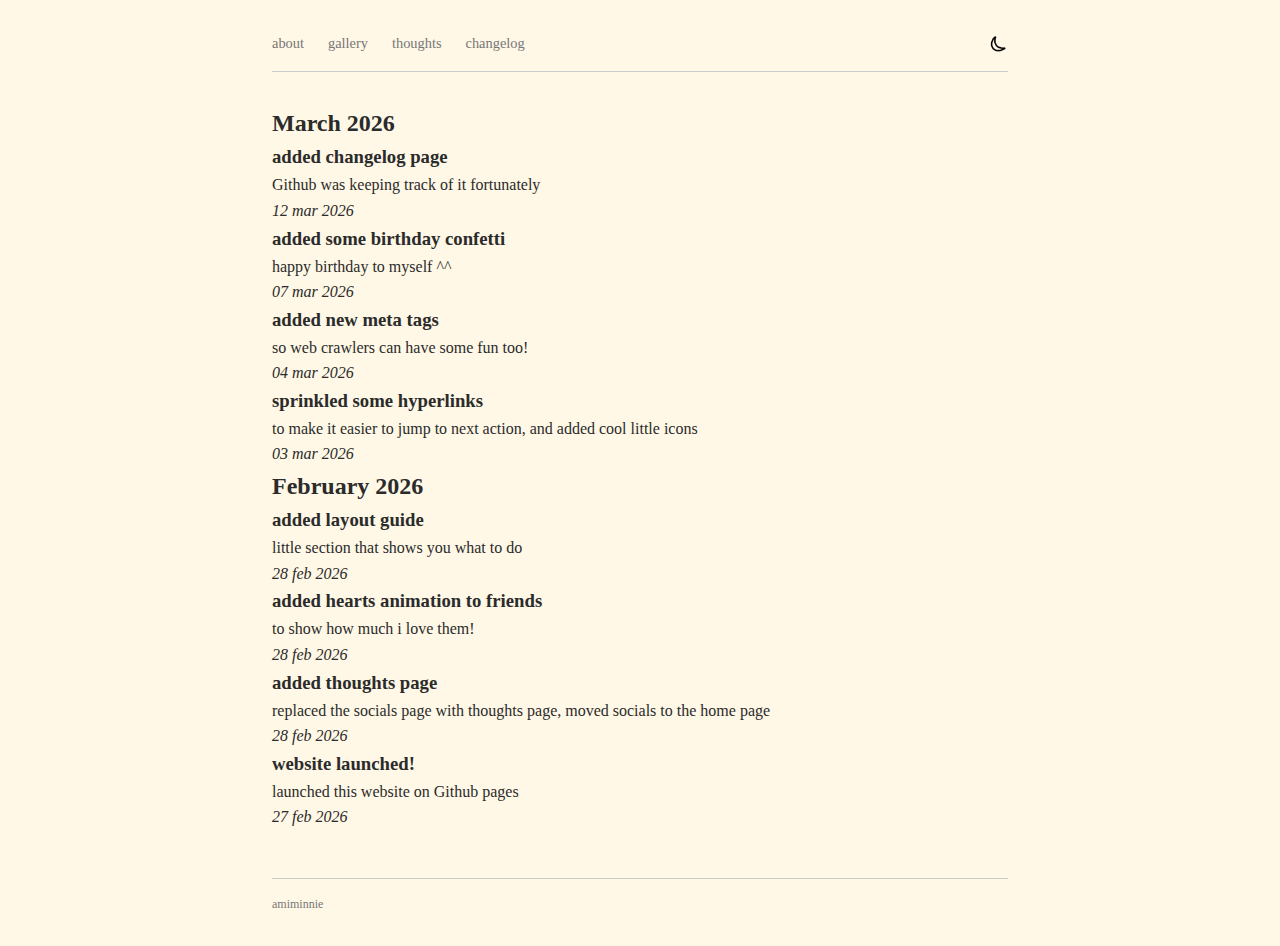
<file: changelog.html>
<!doctype html>
<html lang="en">
  <head>
    <meta charset="UTF-8" />
    <title>amiminnie - changelog</title>
    <meta name="viewport" content="width=device-width, initial-scale=1.0" />
    <meta name="color-scheme" content="light dark" />
    <meta name="theme-color" content="#111111" />
    <link id="theme-style" rel="stylesheet" href="light.css" />
    <link id="style" rel="stylesheet" href="style.css" />
    <link rel="icon" href="images/favicon.ico" />
  </head>

  <body>
    <div class="container">
      <header>
        <nav>
          <a href="index.html">about</a>
          <a href="gallery.html">gallery</a>
          <a href="thoughts.html">thoughts</a>
          <a href="" class="active-temp">changelog</a>

          <button id="theme-toggle" class="theme-btn" title="Dark mode extensions may interfere with this!">
            <img id="theme-icon" src="images/moon-icon.png" alt="Toggle theme" />
          </button>
        </nav>
      </header>

      <main>
        <section class="changelog">
          <div class="timeline">
            
            <div class="timeline-item" style="margin:0;">
              <div class="timeline-content">
                <h2>March 2026</h2>
              </div>
            </div>
            
            <div class="timeline-item">
              <div class="timeline-dot"></div>
              <div class="timeline-content">
                <h3>added changelog page</h3>
                <p>Github was keeping track of it fortunately</p>
                <span class="date"><i>12 mar 2026</i></span>
              </div>
            </div>
            
            <div class="timeline-item">
              <div class="timeline-dot"></div>
              <div class="timeline-content">
                <h3>added some birthday confetti</h3>
                <p>happy birthday to myself ^^</p>
                <span class="date"><i>07 mar 2026</i></span>
              </div>
            </div>
            
            <div class="timeline-item">
              <div class="timeline-dot"></div>
              <div class="timeline-content">
                <h3>added new meta tags</h3>
                <p>so web crawlers can have some fun too!</p>
                <span class="date"><i>04 mar 2026</i></span>
              </div>
            </div>
            
            <div class="timeline-item">
              <div class="timeline-dot"></div>
              <div class="timeline-content">
                <h3>sprinkled some hyperlinks</h3>
                <p>to make it easier to jump to next action, and added cool little icons</p>
                <span class="date"><i>03 mar 2026</i></span>
              </div>
            </div>
            
            <div class="timeline-item" style="margin:0;">
              <div class="timeline-content">
                <h2>February 2026</h2>
              </div>
            </div>
            
            <div class="timeline-item">
              <div class="timeline-dot"></div>
              <div class="timeline-content">
                <h3>added layout guide</h3>
                <p>little section that shows you what to do</p>
                <span class="date"><i>28 feb 2026</i></span>
              </div>
            </div>
            
            <div class="timeline-item">
              <div class="timeline-dot"></div>
              <div class="timeline-content">
                <h3>added hearts animation to friends</h3>
                <p>to show how much i love them!</p>
                <span class="date"><i>28 feb 2026</i></span>
              </div>
            </div>

            <div class="timeline-item">
              <div class="timeline-dot"></div>
              <div class="timeline-content">
                <h3>added thoughts page</h3>
                <p>replaced the socials page with thoughts page, moved socials to the home page</p>
                <span class="date"><i>28 feb 2026</i></span>
              </div>
            </div>

            <div class="timeline-item">
              <div class="timeline-dot"></div>
              <div class="timeline-content">
                <h3>website launched!</h3>
                <p>launched this website on Github pages</p>
                <span class="date"><i>27 feb 2026</i></span>
              </div>
            </div>
          </div>
        </section>
      </main>

      <footer>
        <p>amiminnie</p>
      </footer>
    </div>

    <!-- Theme Script (unchanged) -->
    <script>
      const themeLink = document.getElementById("theme-style");
      const toggleBtn = document.getElementById("theme-toggle");
      const themeIcon = document.getElementById("theme-icon");

      const savedTheme = localStorage.getItem("theme");
      const systemPrefersDark = window.matchMedia("(prefers-color-scheme: dark)").matches;

      function setTheme(mode) {
        if (mode === "dark") {
          themeLink.href = "dark.css";
          document.documentElement.style.colorScheme = "dark";
          themeIcon.src = "images/sun-icon.png";
          themeIcon.alt = "Switch to light mode";
          localStorage.setItem("theme", "dark");
        } else {
          themeLink.href = "light.css";
          document.documentElement.style.colorScheme = "light";
          themeIcon.src = "images/moon-icon.png";
          themeIcon.alt = "Switch to dark mode";
          localStorage.setItem("theme", "light");
        }
      }

      if (savedTheme) {
        setTheme(savedTheme);
      } else if (systemPrefersDark) {
        setTheme("dark");
      } else {
        setTheme("light");
      }

      toggleBtn.addEventListener("click", () => {
        themeIcon.style.transform = "scale(0)";
        setTimeout(() => {
          const current = localStorage.getItem("theme");
          setTheme(current === "dark" ? "light" : "dark");
          void themeIcon.offsetWidth;
          themeIcon.style.transform = "scale(1)";
        }, 120);
      });
    </script>
  </body>
</html>
</file>
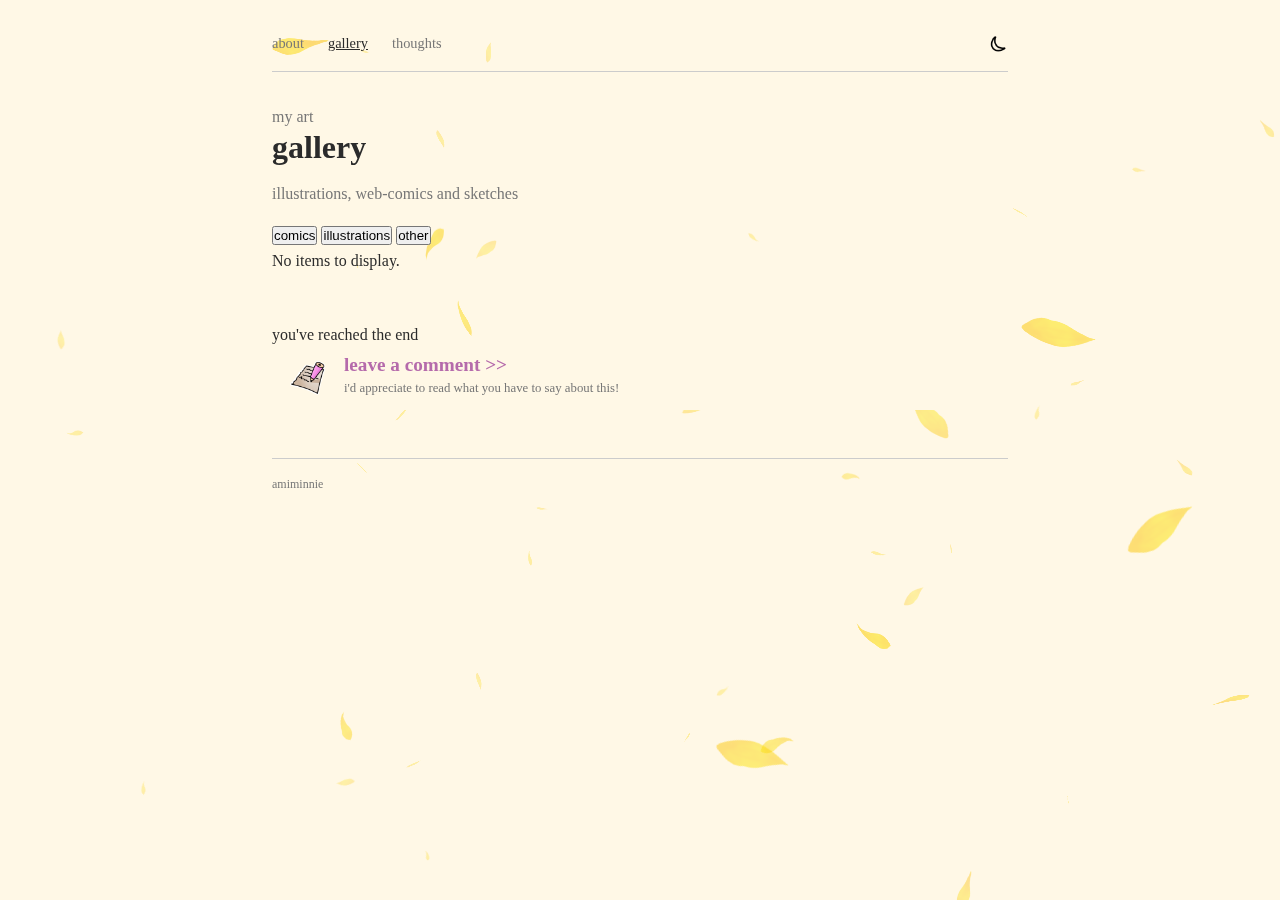
<file: gallery.html>
<!doctype html>
<html lang="en">
    <head>
        <meta charset="UTF-8" />
        <title>amiminnie - gallery</title>
        <meta name="viewport" content="width=device-width, initial-scale=1.0" />
        <meta name="color-scheme" content="light dark" />
        <meta name="theme-color" content="#111111" />
        <link id="theme-style" rel="stylesheet" href="light.css" />
        <link rel="stylesheet" href="style.css" />
        <link rel="icon" href="images/favicon.ico" />

        <script src="common.js" type="module"></script>
        
    <link rel="preconnect" href="https://fonts.googleapis.com" />
    <link rel="preconnect" href="https://fonts.gstatic.com" crossorigin />
    <link
      href="https://fonts.googleapis.com/css2?family=Overlock:ital,wght@0,400;0,700;0,900;1,400;1,700;1,900&display=swap"
      rel="stylesheet" />
    </head>

    <body>
        <div class="container">
            <header>
                <nav>
                    <a href="index.html">about</a>
                    <a href="" class="active">gallery</a>
                    <a href="thoughts.html">thoughts</a>
                    <button id="theme-toggle" class="theme-btn" title="Dark mode extensions may interfere!">
                        <img id="theme-icon" src="images/moon-icon.png" alt="Toggle theme" />
                    </button>
                </nav>
            </header>

            <main>
                <section class="intro">
                    <p class="prefix">my art</p>
                    <h1>gallery</h1>
                    <p class="subtitle">illustrations, web-comics and sketches</p>
                </section>

                <section class="gallery">
                    <div class="tabs">
                        <button class="tab-btn active" data-tab="comics">comics</button>
                        <button class="tab-btn" data-tab="illustrations">illustrations</button>
                        <button class="tab-btn" data-tab="sketches">other</button>
                    </div>
                    <div id="gallery-container" class="gallery-masonry">
                        <p>Loading gallery...</p>
                    </div>
                </section>
            </main>

            <section class="social-list" style="border: none">
                <p>you've reached the end</p>
                <a class="social-item" href="index.html#guestbook">
                    <img src="images/comment.png" alt="gallery" />
                    <div class="social-text">
                        <h2>leave a comment &gt;&gt;</h2>
                        <p>i'd appreciate to read what you have to say about this!</p>
                    </div>
                </a>
            </section>

            <footer>
                <p>amiminnie</p>
            </footer>
        </div>

        <!-- Theme toggle script -->
        <script>
            const themeLink = document.getElementById("theme-style");
            const toggleBtn = document.getElementById("theme-toggle");
            const themeIcon = document.getElementById("theme-icon");

            const savedTheme = localStorage.getItem("theme");
            const systemPrefersDark = window.matchMedia("(prefers-color-scheme: dark)").matches;

            function setTheme(mode) {
                if (mode === "dark") {
                    themeLink.href = "dark.css";
                    document.documentElement.style.colorScheme = "dark";
                    themeIcon.src = "images/sun-icon.png";
                    themeIcon.alt = "Switch to light mode";
                    localStorage.setItem("theme", "dark");
                } else {
                    themeLink.href = "light.css";
                    document.documentElement.style.colorScheme = "light";
                    themeIcon.src = "images/moon-icon.png";
                    themeIcon.alt = "Switch to dark mode";
                    localStorage.setItem("theme", "light");
                }
            }

            if (savedTheme) {
                setTheme(savedTheme);
            } else if (systemPrefersDark) {
                setTheme("dark");
            } else {
                setTheme("light");
            }

            toggleBtn.addEventListener("click", () => {
                themeIcon.style.transform = "scale(0)";
                setTimeout(() => {
                    const current = localStorage.getItem("theme");
                    setTheme(current === "dark" ? "light" : "dark");
                    void themeIcon.offsetWidth;
                    themeIcon.style.transform = "scale(1)";
                }, 120);
            });
        </script>

        <!-- Gallery loading and tabs -->
        <script>
            async function loadGallery() {
                const container = document.getElementById("gallery-container");
                const tabs = document.querySelectorAll(".tab-btn");
                let items = [];

                try {
                    const res = await fetch("gallery.json");
                    if (!res.ok) throw new Error("Gallery JSON not found!");
                    items = await res.json();
                } catch (err) {
                    container.innerHTML = `<p>Could not load gallery: ${err.message}</p>`;
                    console.error(err);
                    return;
                }

                function renderGallery(type) {
                    container.innerHTML = "";
                    const filtered = items.filter((item) => item.type === type);
                    if (!filtered.length) {
                        container.innerHTML = "<p>No items to display.</p>";
                        return;
                    }

                    filtered.forEach((item) => {
                        const div = document.createElement("div");
                        div.className = "gallery-item";

                        div.innerHTML = `
                        <a class="gallery-link" href="${item.file}" target="_blank" rel="noopener noreferrer">
                            <img class="gallery-image" src="images/loading.png" alt="${item.name}" loading="lazy">
                        </a>
                        <h3 class="gallery-title">${item.name}</h3>
                        <p class="gallery-description">${item.description}</p>
                        <p class="gallery-date"><em>${item.date}</em></p>
    `;

                        const img = div.querySelector(".gallery-image");
                        const realImg = new Image();
                        realImg.src = item.file;
                        realImg.onload = () => {
                            img.src = realImg.src; // replace GIF with real image
                        };

                        container.appendChild(div);
                    });
                }

                tabs.forEach((btn) => {
                    btn.addEventListener("click", () => {
                        tabs.forEach((b) => b.classList.remove("active"));
                        btn.classList.add("active");
                        renderGallery(btn.dataset.tab);
                    });
                });

                // Initial render
                renderGallery("comics");
            }

            loadGallery();
        </script>
    </body>
</html>
</file>
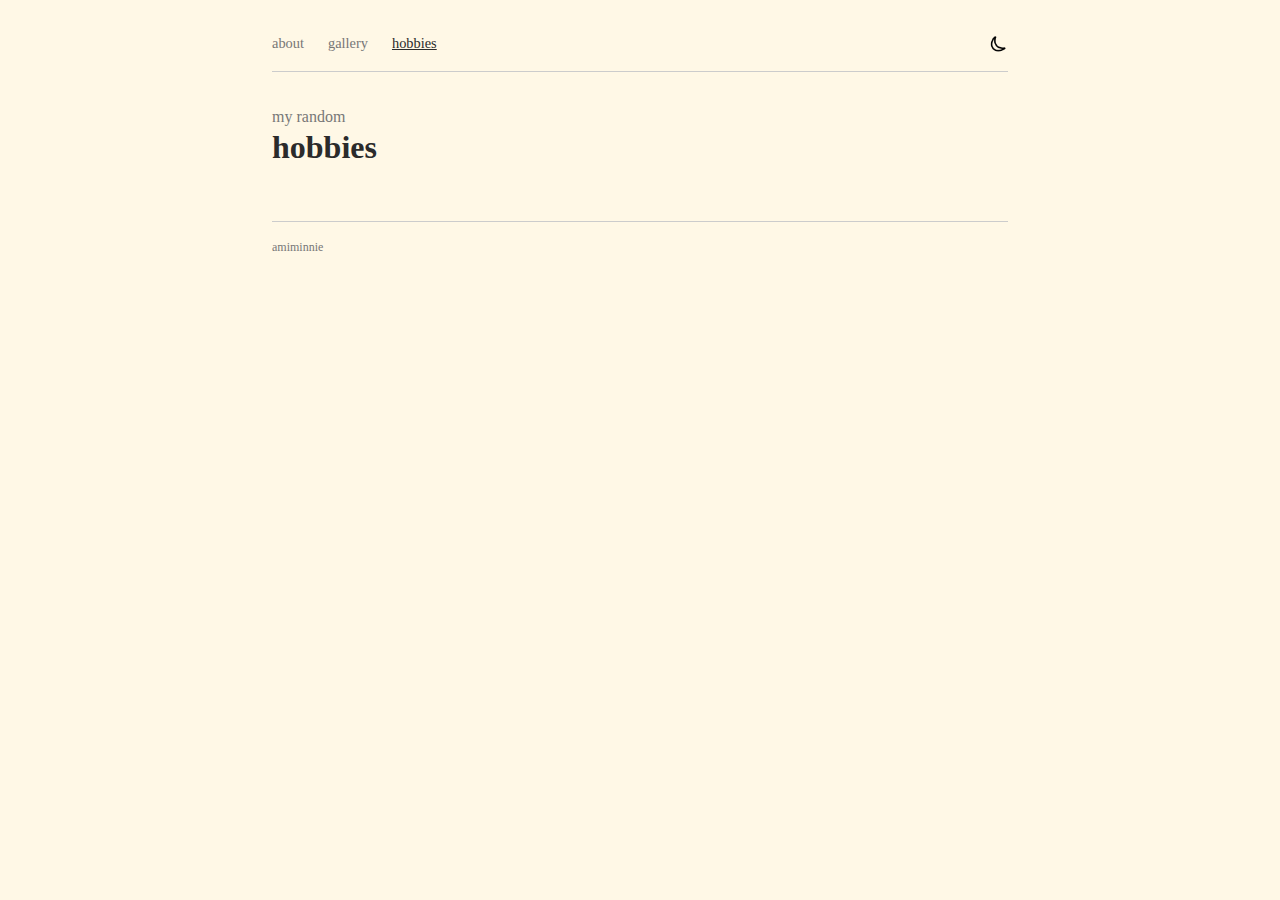
<file: hobbies.html>
<!doctype html>
<html lang="en">
  <head>
    <meta charset="UTF-8" />
    <title>amiminnie</title>
    <meta name="viewport" content="width=device-width, initial-scale=1.0" />
    <meta name="color-scheme" content="light dark" />
    <meta name="theme-color" content="#111111" />
    <link id="theme-style" rel="stylesheet" href="light.css" />
    <link id="style" rel="stylesheet" href="style.css" />
    <link rel="icon" href="assets/favicon.ico" />
  </head>

  <body>
    <div class="container">
      <header>
        <nav>
          <a href="index.html">about</a>
          <a href="gallery.html">gallery</a>
          <a href="" class="active">hobbies</a>
          <button id="theme-toggle" class="theme-btn" title="Dark mode extensions may interfere with this!">
            <img id="theme-icon" src="images/moon-icon.png" alt="Toggle theme" />
          </button>
        </nav>
      </header>

      <main>
        <section class="intro">
          <p class="prefix">my random</p>
          <h1>hobbies</h1>
        </section>
      </main>

      <footer>
        <p>amiminnie</p>
      </footer>
    </div>
<script>
    const themeLink = document.getElementById("theme-style");
    const toggleBtn = document.getElementById("theme-toggle");
    const themeIcon = document.getElementById("theme-icon");

    const savedTheme = localStorage.getItem("theme");
    const systemPrefersDark = window.matchMedia("(prefers-color-scheme: dark)").matches;

    function setTheme(mode) {
        if (mode === "dark") {
            themeLink.href = "dark.css";
            document.documentElement.style.colorScheme = "dark";
            themeIcon.src = "images/sun-icon.png";
            themeIcon.alt = "Switch to light mode";
            localStorage.setItem("theme", "dark");
        } else {
            themeLink.href = "light.css";
            document.documentElement.style.colorScheme = "light";
            themeIcon.src = "images/moon-icon.png";
            themeIcon.alt = "Switch to dark mode";
            localStorage.setItem("theme", "light");
        }
    }

    // Initial load
    if (savedTheme) {
        setTheme(savedTheme);
    } else if (systemPrefersDark) {
        setTheme("dark");
    } else {
        setTheme("light");
    }

    // Toggle click with pop animation
    toggleBtn.addEventListener("click", () => {
        themeIcon.style.transform = "scale(0)";
        setTimeout(() => {
            const current = localStorage.getItem("theme");
            setTheme(current === "dark" ? "light" : "dark");
            void themeIcon.offsetWidth; // force reflow
            themeIcon.style.transform = "scale(1)";
        }, 120);
    });
</script>      

  </body>
</html>
</file>
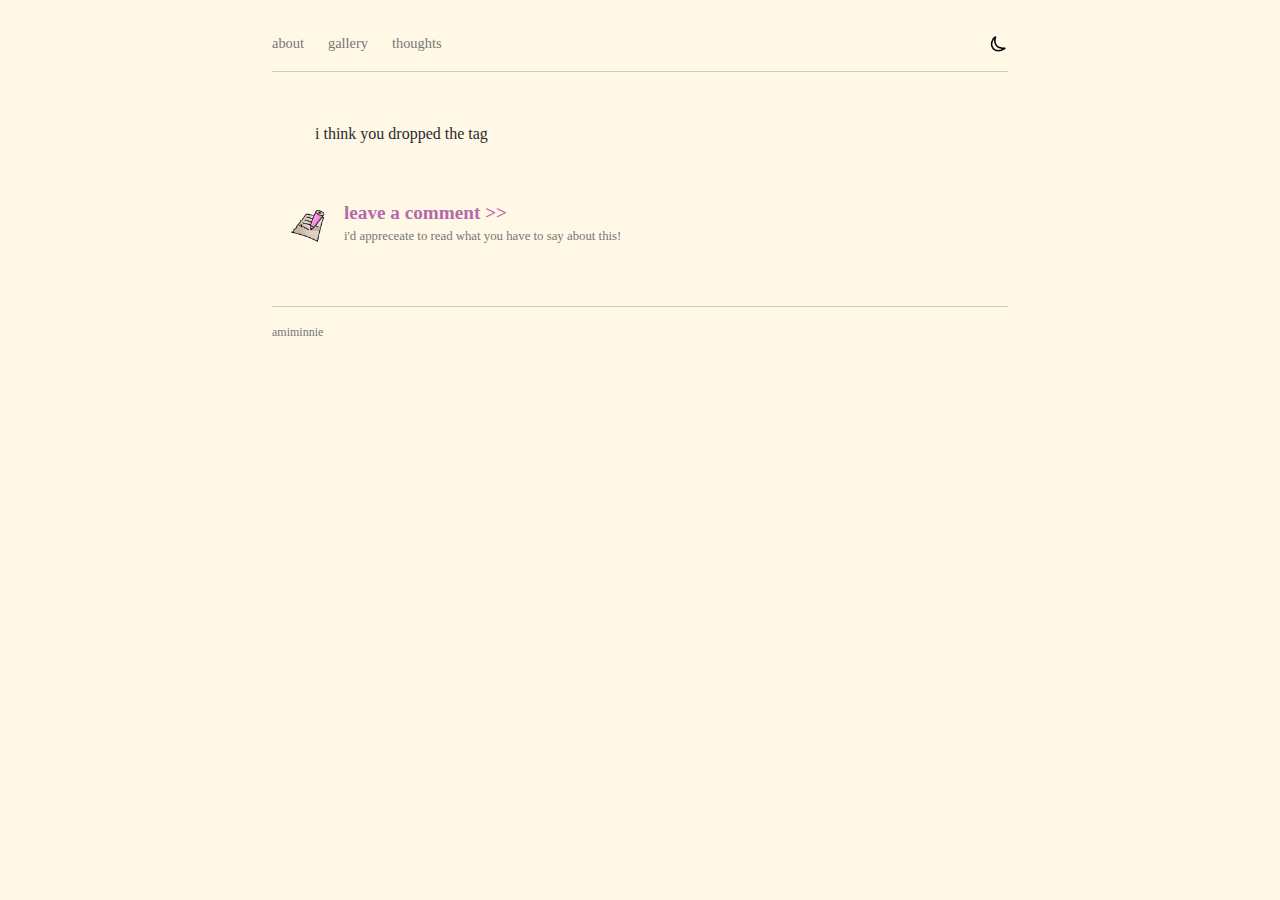
<file: read.html>
<!doctype html>
<html lang="en">
  <head>
    <meta charset="UTF-8" />
    <title>amiminnie - thoughts</title>
    <meta name="viewport" content="width=device-width, initial-scale=1.0" />
    <meta name="color-scheme" content="light dark" />
    <meta name="theme-color" content="#111111" />
    <link id="theme-style" rel="stylesheet" href="light.css" />
    <link id="style" rel="stylesheet" href="style.css" />
    <link rel="icon" href="images/favicon.ico" />
  </head>

  <body>
    <div class="container">
      <header>
        <nav>
          <a href="index.html">about</a>
          <a href="gallery.html">gallery</a>
          <a href="thoughts.html">thoughts</a>
          <button id="theme-toggle" class="theme-btn" title="Dark mode extensions may interfere with this!">
            <img id="theme-icon" src="images/moon-icon.png" alt="Toggle theme" />
          </button>
        </nav>
      </header>

      <main>
        <article id="thought-content" class="thought-content">
          <p>Loading thought...</p>
        </article>
      </main>

      <section class="social-list" style="border: none">
        <a class="social-item" href="index.html#guestbook">
          <img src="images/comment.png" alt="gallery" />
          <div class="social-text">
            <h2>leave a comment &gt;&gt;</h2>
            <p>i'd appreceate to read what you have to say about this!</p>
          </div>
        </a>
      </section>

      <footer>
        <p>amiminnie</p>
      </footer>
    </div>

    <!-- Theme Script (unchanged) -->
    <script>
      const themeLink = document.getElementById("theme-style");
      const toggleBtn = document.getElementById("theme-toggle");
      const themeIcon = document.getElementById("theme-icon");

      const savedTheme = localStorage.getItem("theme");
      const systemPrefersDark = window.matchMedia("(prefers-color-scheme: dark)").matches;

      function setTheme(mode) {
        if (mode === "dark") {
          themeLink.href = "dark.css";
          document.documentElement.style.colorScheme = "dark";
          themeIcon.src = "images/sun-icon.png";
          themeIcon.alt = "Switch to light mode";
          localStorage.setItem("theme", "dark");
        } else {
          themeLink.href = "light.css";
          document.documentElement.style.colorScheme = "light";
          themeIcon.src = "images/moon-icon.png";
          themeIcon.alt = "Switch to dark mode";
          localStorage.setItem("theme", "light");
        }
      }

      if (savedTheme) {
        setTheme(savedTheme);
      } else if (systemPrefersDark) {
        setTheme("dark");
      } else {
        setTheme("light");
      }

      toggleBtn.addEventListener("click", () => {
        themeIcon.style.transform = "scale(0)";
        setTimeout(() => {
          const current = localStorage.getItem("theme");
          setTheme(current === "dark" ? "light" : "dark");
          void themeIcon.offsetWidth;
          themeIcon.style.transform = "scale(1)";
        }, 120);
      });
    </script>

    <script>
      async function loadThought() {
        const container = document.getElementById("thought-content");
        const tag = window.location.hash.substring(1);

        if (!tag) {
          container.innerHTML = "<p>i think you dropped the tag</p>";
          return;
        }

        try {
          const res = await fetch("thoughts.json");
          if (!res.ok) throw new Error("where is it?");

          const items = await res.json();
          const thought = items.find((item) => item.tag === tag);

          if (!thought) {
            container.innerHTML = "<p>i havent thought of that yet</p>";
            return;
          }

          const fileRes = await fetch(`thoughts/${thought.tag}.html`);
          if (!fileRes.ok) throw new Error("where did that thought go?");

          const html = await fileRes.text();

          container.innerHTML = html;

          // Update page title dynamically
          document.title = `amiminnie - ${thought.title}`;
        } catch (err) {
          container.innerHTML = "<p>i think i got distracted</p>";
          console.error(err);
        }
      }

      loadThought();
    </script>
  </body>
</html>
</file>
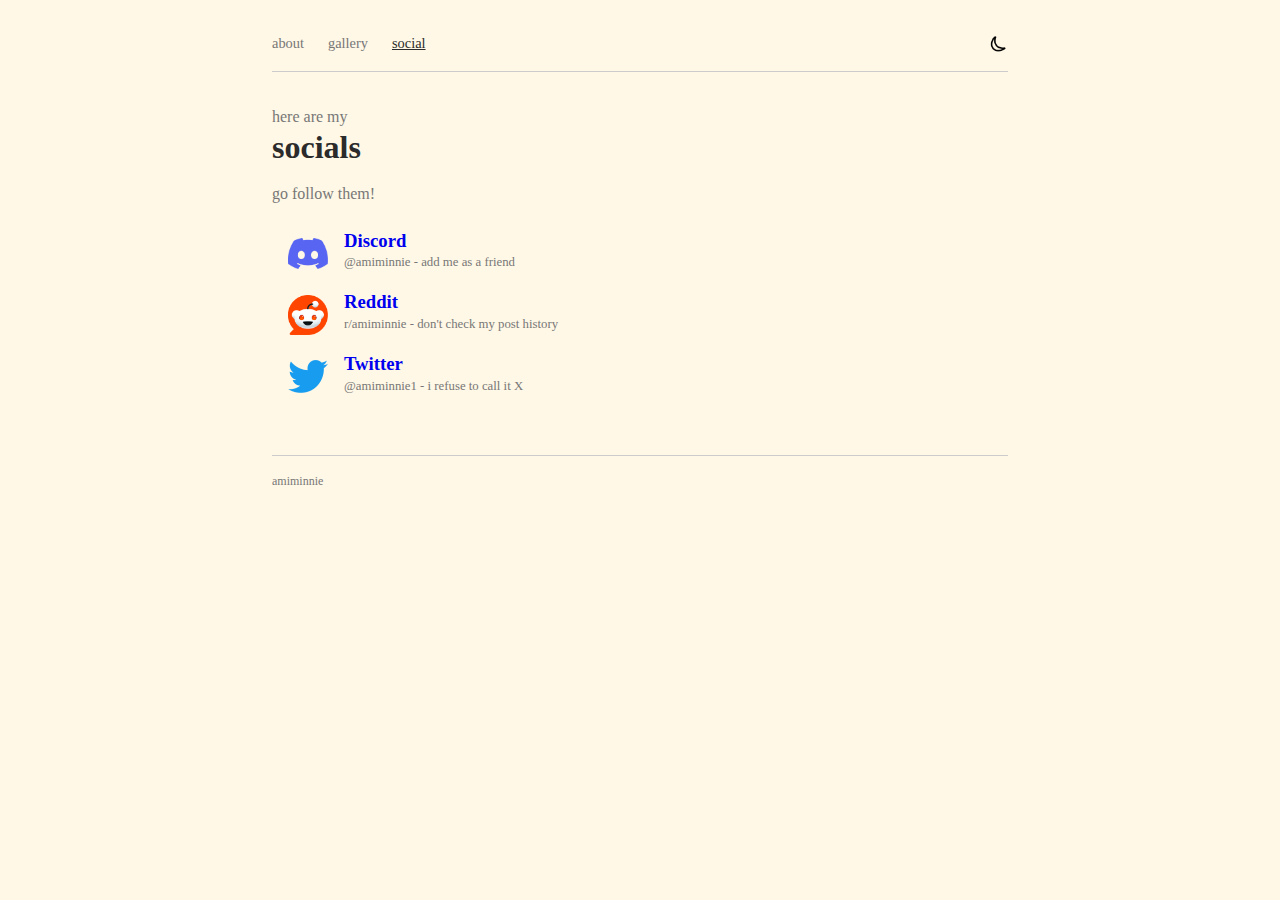
<file: social.html>
<!DOCTYPE html>
<html lang="en">
<head>
    <meta charset="UTF-8">
    <title>amiminnie</title>
    <meta name="viewport" content="width=device-width, initial-scale=1.0">
    <meta name="color-scheme" content="light dark">
    <meta name="theme-color" content="#111111">
    <link id="theme-style" rel="stylesheet" href="light.css">
    <link id="style" rel="stylesheet" href="style.css">
    <link rel="icon" href="assets/favicon.ico">
</head>

<body>

<div class="container">

    <!-- Header -->
    <header>
        <nav>
            <a href="index.html">about</a>
            <a href="gallery.html">gallery</a>
            <a href="" class="active">social</a>
            <button id="theme-toggle" class="theme-btn" title="Dark mode extensions may interfere with this!">
                <img id="theme-icon" src="images/moon-icon.png" alt="Toggle theme">
            </button>
        </nav>
    </header>

    <!-- Main -->
    <main>

        <section class="intro">
            <p class="prefix">‍‍‍here are my</p>
            <h1>socials</h1>
            <p class="subtitle">go follow them!</p>
        </section>
        
<section class="socials-list">

    <a class="social-item" href="https://discord.gg/HHTfSyZyKy" target="_blank" rel="noopener noreferrer">
        <img src="images/discord.png" alt="Discord">
        <div class="social-text">
            <h3>Discord</h3>
            <p>@amiminnie - add me as a friend</p>
        </div>
    </a>

    <a class="social-item" href="https://www.reddit.com/user/amiminnie/" target="_blank" rel="noopener noreferrer">
        <img src="images/reddit.png" alt="Reddit">
        <div class="social-text">
            <h3>Reddit</h3>
            <p>r/amiminnie - don't check my post history</p>
        </div>
    </a>

    <a class="social-item" href="https://twitter.com/amiminnie1" target="_blank" rel="noopener noreferrer">
        <img src="images/twitter.png" alt="Twitter">
        <div class="social-text">
            <h3>Twitter</h3>
            <p>@amiminnie1 - i refuse to call it X</p>
        </div>
    </a>

</section>
        
    </main>

    <!-- Footer -->
    <footer>
        <p>amiminnie</p>
    </footer>

</div>
    
<script>
const themeLink = document.getElementById("theme-style");
const toggleBtn = document.getElementById("theme-toggle");
const themeIcon = document.getElementById("theme-icon");

const savedTheme = localStorage.getItem("theme");
const systemPrefersDark = window.matchMedia("(prefers-color-scheme: dark)").matches;

function setTheme(mode) {
    if (mode === "dark") {
        themeLink.href = "dark.css";
        document.documentElement.style.colorScheme = "dark";
        themeIcon.src = "images/sun-icon.png";
        themeIcon.alt = "Switch to light mode";
        localStorage.setItem("theme", "dark");
    } else {
        themeLink.href = "light.css";
        document.documentElement.style.colorScheme = "light";
        themeIcon.src = "images/moon-icon.png";
        themeIcon.alt = "Switch to dark mode";
        localStorage.setItem("theme", "light");
    }
}

// Initial load
if (savedTheme) {
    setTheme(savedTheme);
} else if (systemPrefersDark) {
    setTheme("dark");
} else {
    setTheme("light");
}

// Toggle click
toggleBtn.addEventListener("click", () => {
    themeIcon.style.transform = "scale(0)";
    setTimeout(() => {
        const current = localStorage.getItem("theme");
        setTheme(current === "dark" ? "light" : "dark");
        void themeIcon.offsetWidth; // force reflow
        themeIcon.style.transform = "scale(1)";
    }, 120);
});

</script>

</body>
</html>
</file>
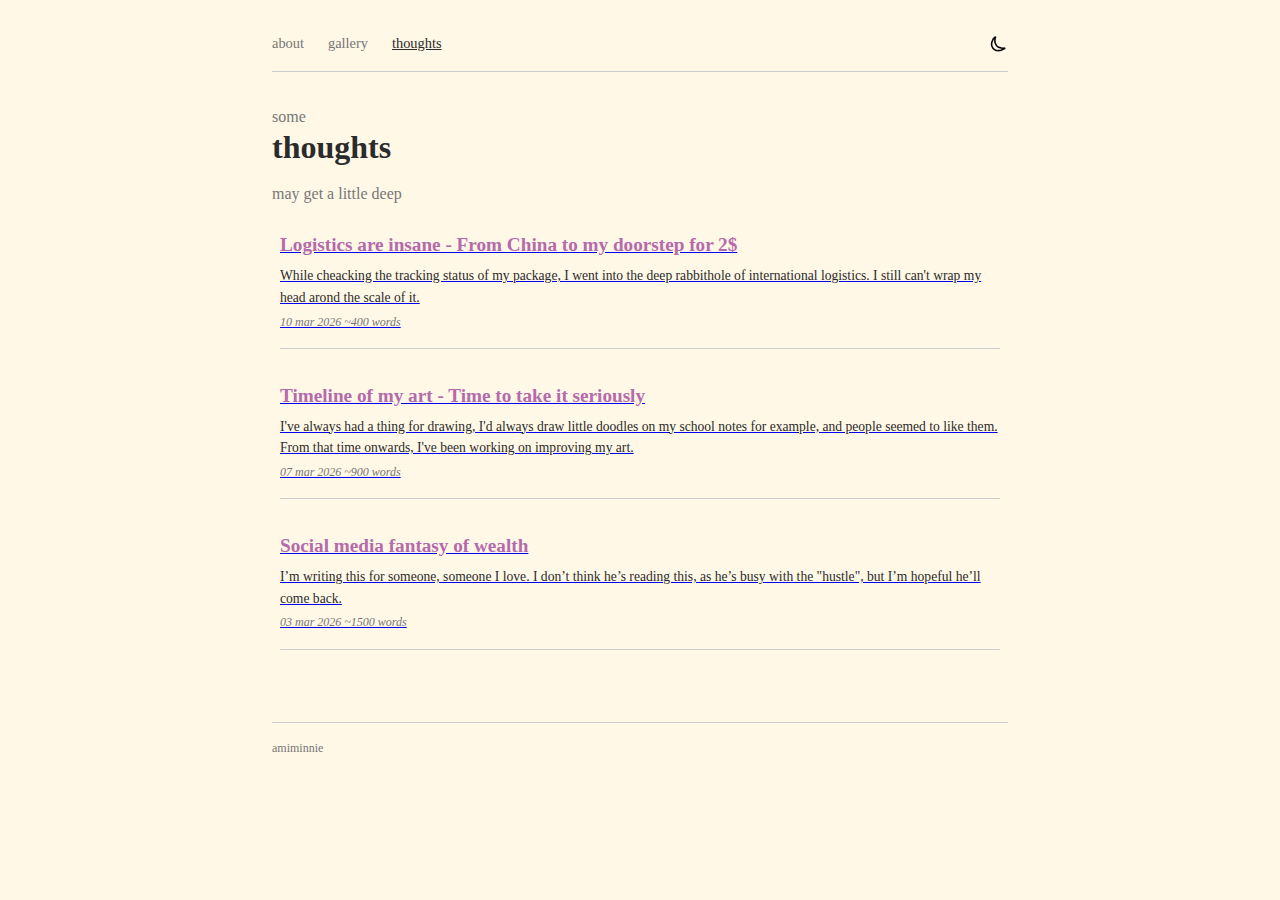
<file: thoughts.html>
<!doctype html>
<html lang="en">
  <head>
    <meta charset="UTF-8" />
    <title>amiminnie - thoughts</title>
    <meta name="viewport" content="width=device-width, initial-scale=1.0" />
    <meta name="color-scheme" content="light dark" />
    <meta name="theme-color" content="#111111" />
    <link id="theme-style" rel="stylesheet" href="light.css" />
    <link id="style" rel="stylesheet" href="style.css" />
    <link rel="icon" href="images/favicon.ico" />
  </head>

  <body>
    <div class="container">
      <header>
        <nav>
          <a href="index.html">about</a>
          <a href="gallery.html">gallery</a>
          <a href="thoughts.html" class="active">thoughts</a>
          <button id="theme-toggle" class="theme-btn" title="Dark mode extensions may interfere with this!">
            <img id="theme-icon" src="images/moon-icon.png" alt="Toggle theme" />
          </button>
        </nav>
      </header>

      <main>
        <section class="intro">
          <p class="prefix">some</p>
          <h1>thoughts</h1>
          <p class="subtitle">may get a little deep</p>
        </section>

        <section class="thoughts">
          <ul id="thoughts-list" class="thoughts-list">
            <li>loading...</li>
          </ul>
        </section>
      </main>

      <footer>
        <p>amiminnie</p>
      </footer>
    </div>

    <!-- Theme Script (unchanged) -->
    <script>
      const themeLink = document.getElementById("theme-style");
      const toggleBtn = document.getElementById("theme-toggle");
      const themeIcon = document.getElementById("theme-icon");

      const savedTheme = localStorage.getItem("theme");
      const systemPrefersDark = window.matchMedia("(prefers-color-scheme: dark)").matches;

      function setTheme(mode) {
        if (mode === "dark") {
          themeLink.href = "dark.css";
          document.documentElement.style.colorScheme = "dark";
          themeIcon.src = "images/sun-icon.png";
          themeIcon.alt = "Switch to light mode";
          localStorage.setItem("theme", "dark");
        } else {
          themeLink.href = "light.css";
          document.documentElement.style.colorScheme = "light";
          themeIcon.src = "images/moon-icon.png";
          themeIcon.alt = "Switch to dark mode";
          localStorage.setItem("theme", "light");
        }
      }

      if (savedTheme) {
        setTheme(savedTheme);
      } else if (systemPrefersDark) {
        setTheme("dark");
      } else {
        setTheme("light");
      }

      toggleBtn.addEventListener("click", () => {
        themeIcon.style.transform = "scale(0)";
        setTimeout(() => {
          const current = localStorage.getItem("theme");
          setTheme(current === "dark" ? "light" : "dark");
          void themeIcon.offsetWidth;
          themeIcon.style.transform = "scale(1)";
        }, 120);
      });
    </script>

    <!-- Thoughts Loader -->
    <script>
      async function loadThoughts() {
        const list = document.getElementById("thoughts-list");

        try {
          const res = await fetch("thoughts.json");
          if (!res.ok) throw new Error("Failed to fetch thoughts.json");

          const items = await res.json();
          list.innerHTML = "";

          items.forEach((item) => {
            const div = document.createElement("div");
            div.className = "gallery-item";

            div.innerHTML = `
        <a class="gallery-link" href="read.html#${item.tag}">
            <h3 class="gallery-title">${item.title}</h3>
            <p class="gallery-description">${item.description}</p>
            <p class="gallery-date"><em>${item.date}</em></p>
        </a>
      `;

            list.appendChild(div);
          });
        } catch (err) {
          list.innerHTML = `<li>Could not load thoughts.</li>`;
          console.error(err);
        }
      }

      loadThoughts();
    </script>
  </body>
</html>
</file>
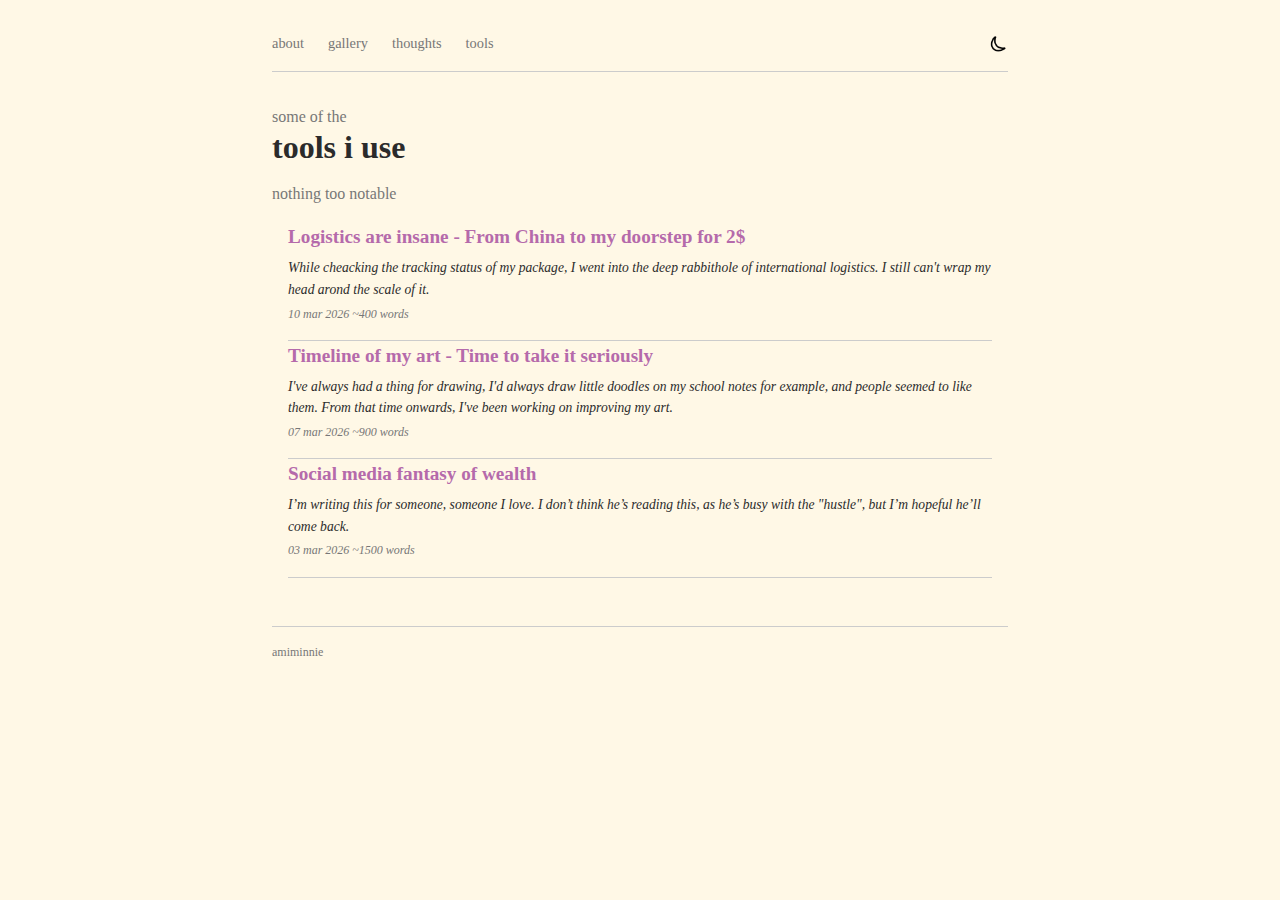
<file: tools.html>
<!doctype html>
<html lang="en">
  <head>
    <meta charset="UTF-8" />
    <title>amiminnie - thoughts</title>
    <meta name="viewport" content="width=device-width, initial-scale=1.0" />
    <meta name="color-scheme" content="light dark" />
    <meta name="theme-color" content="#111111" />
    <link id="theme-style" rel="stylesheet" href="light.css" />
    <link id="style" rel="stylesheet" href="style.css" />
    <link rel="icon" href="images/favicon.ico" />
  </head>

  <body>
    <div class="container">
      <header>
        <nav>
          <a href="index.html">about</a>
          <a href="gallery.html">gallery</a>
          <a href="">thoughts</a>
          <a href="" class="active-temp">tools</a>
          <button id="theme-toggle" class="theme-btn" title="Dark mode extensions may interfere with this!">
            <img id="theme-icon" src="images/moon-icon.png" alt="Toggle theme" />
          </button>
        </nav>
      </header>

      <main>
        <section class="intro">
          <p class="prefix">some of the </p>
          <h1>tools i use</h1>
          <p class="subtitle">nothing too notable</p>
        </section>

        <section class="thoughts">
          <ul id="thoughts-list" class="thoughts-list">
            <li>loading...</li>
          </ul>
        </section>
      </main>

      <footer>
        <p>amiminnie</p>
      </footer>
    </div>

    <!-- Theme Script (unchanged) -->
    <script>
      const themeLink = document.getElementById("theme-style");
      const toggleBtn = document.getElementById("theme-toggle");
      const themeIcon = document.getElementById("theme-icon");

      const savedTheme = localStorage.getItem("theme");
      const systemPrefersDark = window.matchMedia("(prefers-color-scheme: dark)").matches;

      function setTheme(mode) {
        if (mode === "dark") {
          themeLink.href = "dark.css";
          document.documentElement.style.colorScheme = "dark";
          themeIcon.src = "images/sun-icon.png";
          themeIcon.alt = "Switch to light mode";
          localStorage.setItem("theme", "dark");
        } else {
          themeLink.href = "light.css";
          document.documentElement.style.colorScheme = "light";
          themeIcon.src = "images/moon-icon.png";
          themeIcon.alt = "Switch to dark mode";
          localStorage.setItem("theme", "light");
        }
      }

      if (savedTheme) {
        setTheme(savedTheme);
      } else if (systemPrefersDark) {
        setTheme("dark");
      } else {
        setTheme("light");
      }

      toggleBtn.addEventListener("click", () => {
        themeIcon.style.transform = "scale(0)";
        setTimeout(() => {
          const current = localStorage.getItem("theme");
          setTheme(current === "dark" ? "light" : "dark");
          void themeIcon.offsetWidth;
          themeIcon.style.transform = "scale(1)";
        }, 120);
      });
    </script>

    <!-- Thoughts Loader -->
    <script>
      async function loadThoughts() {
        const list = document.getElementById("thoughts-list");

        try {
          const res = await fetch("thoughts.json");
          if (!res.ok) throw new Error("Failed to fetch thoughts.json");

          const items = await res.json();
          list.innerHTML = "";

          items.forEach((item) => {
            const div = document.createElement("div");
            div.className = "thought-item";

            div.innerHTML = `
        <a class="thought-link" href="read.html#${item.tag}">
            <h3 class="gallery-title">${item.title}</h3>
            <p class="gallery-description"><i>${item.description}</i></p>
            <p class="gallery-date"><em>${item.date}</em></p>
        </a>
      `;

            list.appendChild(div);
          });
        } catch (err) {
          list.innerHTML = `<li>Could not load thoughts.</li>`;
          console.error(err);
        }
      }

      loadThoughts();
    </script>
  </body>
</html>
</file>
<file: light.css>
/* ===== THEME VARIABLES ===== */

:root {
 /* Backgrounds */
 --bg-main: #fff8e6;
 --bg-dark: #f6f0df;

 /* Text */
 --text-main: #2b2b2b;
 --text-muted: #777;

 /* Borders */
 --border-solid: #ccc;

 /* Accent */
 --accent: #b56aab;
 --accent-dark: #e280d5;
 --accent-hover: #9eafff;
 --bubble: #00000011;

 --card-hover: #b56aab22;

 --trans: linear-gradient(0deg, #2299ff 30%, #d54abf 40%, #aaaaaa 50%, #d54abf 60%, #2299ff 70%);
}
</file>
<file: style.css>
* {
  box-sizing: border-box;
  margin: 0;
  padding: 0;
}

body {
  background: var(--bg-main);
  color: var(--text-main);
  font-family: "Times New Roman";
  line-height: 1.6;
}

.container {
  max-width: 800px;
  margin: 0 auto;
  padding: 2rem;
}

/* ===== Header ===== */

header {
  border-bottom: 1px solid var(--border-solid);
  padding-bottom: 1rem;
  margin-bottom: 2rem;
}

.theme-btn {
  background: none;
  border: none;
  cursor: pointer;
  margin-left: auto;
  padding: 0;
}

.theme-btn img {
  width: 20px;
  height: 20px;
  display: block;
  transition: transform 0.25s ease;
}

.theme-btn img:active {
  transform: scale(0.8);
}

nav {
  display: flex;
  gap: 1.5rem;
  font-size: 0.9rem;
}

nav a {
  text-decoration: none;
  color: var(--text-muted);
}

nav a:hover {
  text-decoration: underline;
  color: var(--accent-hover);
}

nav .active {
  color: var(--text-main);
  text-decoration: underline;
}

/* ===== Intro ===== */

.prefix {
  color: var(--text-muted);
  margin-bottom: -0.5rem;
}

.intro h1 {
  font-size: 2rem;
  margin-bottom: 0.5rem;
}

.subtitle {
  color: var(--text-muted);
  margin-bottom: 1rem;
}

.bio p {
  margin-bottom: 0.5rem;
}

.bio a {
  text-decoration: none;
  color: var(--accent);
}

.bio a:hover {
  text-decoration: underline;
  color: var(--accent-hover);
}

.gallery-masonry {
  column-count: 3; /* 3 rows visually */
  column-gap: 1rem; /* gap between items */
}

.gallery-item {
  display: inline-block; /* important for masonry columns */
  width: 100%; /* fit column width */
  margin-bottom: 1rem;
  border: 1px solid var(--border);
  border-radius: 6px;
  background: var(--bg);
  padding: 0.5rem;
  transition: transform 0.2s ease;
}

.gallery-image {
  width: 100%;
  height: auto;
  border-radius: 6px;
  margin-bottom: 0.5rem;
  object-fit: cover;
}

.gallery-title {
  font-size: 1.2rem;
  font-weight: bold;
  margin-bottom: 0.25rem;
  color: var(--accent);
}

.gallery-description {
  font-size: 0.85rem;
  color: var(--text-main);
  margin-bottom: 0.25rem;
}

.gallery-date {
  font-size: 0.75rem;
  color: var(--text-muted);
  border-bottom: solid 1px var(--border-solid);
  padding-bottom: 1rem;
}

/* Responsive Masonry Columns */
@media (max-width: 900px) {
  .gallery-masonry {
    column-count: 2; /* 2 columns on medium screens */
  }
}

@media (max-width: 600px) {
  .gallery-masonry {
    column-count: 1; /* 1 column on small/mobile screens */
  }
}

.guestbook {
  background-color: var(--bg-dark);
  margin-top: 2rem;
  padding: 1rem;
  border: 1px dashed var(--border-solid);
}

#guestbook-form {
  display: flex;
  flex-direction: column;
  gap: 0.5rem;
  margin-bottom: 1rem;
}

#guestbook-form input,
#guestbook-form textarea {
  padding: 0.5rem;
  border: 1px solid var(--border-solid);
  border-radius: 5px;
  background: var(--bg);
  color: var(--text-main);
  font-family: inherit;
}

#guestbook-form button {
  padding: 0.5rem;
  border: none;
  border-radius: 5px;
  background: var(--accent-dark);
  color: white;
  cursor: pointer;
  font-weight: bold;
}

#guestbook-form button:hover {
  filter: opacity(0.9);
}

.guestbook-entry {
  padding: 0.5rem 0;
  border-top: 1px solid var(--border-solid);
}

.guestbook-entry strong {
  color: var(--accent);
  font-size: 1.2re;
}

.guestbook-entry a {
  color: var(--accent);
  font-size: 1.2re;
  text-decoration: none;
}

.guestbook-entry a:hover {
  color: var(--accent-hover);
}

.guestbook-entry span {
  font-size: 0.75rem;
  color: var(--text-muted);
}

.friends-list {
  margin-top: 3rem;
  display: flex;
  flex-direction: column;
  border-top: solid 1px var(--border-solid);
}

.friends-item {
  display: flex;
  align-items: center;
  gap: 1rem;
  background: var(--bg-main);
  text-decoration: none;
  padding: 0.2rem 1rem;
}

.friends-item:hover {
  background: var(--card-hover);
  border: dashed 1px var(--border-solid);
  border-left: solid 2px var(--accent);
}

.friends-item img {
  width: 50px;
  border-radius: 50px;
}

.friends-text h2 {
  color: var(--accent);
  font-size: 1.2rem;
}

.friends-text p {
  margin-bottom: 0.5rem;
  margin-top: -0.2rem;
  font-size: 0.8rem;
  color: var(--text-muted);
}

.friends-list h1 {
  font-size: 2rem;
}

.social-list {
  margin-top: 3rem;
  display: flex;
  flex-direction: column;
  border-top: solid 1px var(--border-solid);
}

.social-item {
  display: flex;
  align-items: center;
  gap: 1rem;
  background: var(--bg-main);
  text-decoration: none;
  padding: 0.2rem 1rem;
}

.social-item:hover {
  background: var(--card-hover);
  border: dashed 1px var(--border-solid);
  border-left: solid 2px var(--accent);
}

.disabled-item {
  filter: opacity(0.5);
}

.social-item img {
  width: 40px;
}

.social-text h2 {
  color: var(--accent);
  font-size: 1.2rem;
}

.social-text p {
  margin-bottom: 0.5rem;
  margin-top: -0.2rem;
  font-size: 0.8rem;
  color: var(--text-muted);
}

.social-list h1 {
  font-size: 2rem;
}

.prefixa {
  color: var(--text-muted);
  margin-bottom: -0.5rem;
  margin-top: 1rem;
}

@media (min-width: 768px) {
  .social-wrapper {
    display: flex;
    flex-direction: row;
    align-items: flex-start;
  }

  .friends-list,
  .social-list {
    flex: 1;
    width: 100%;
  }
}

.heart-particle {
  position: fixed;
  width: 18px;
  height: 18px;
  pointer-events: none;
  user-select: none;
  z-index: 9999;
  animation: heart-fly 800ms ease-out forwards;
}

@keyframes heart-fly {
  0% {
    transform: translate(-50%, -50%) scale(0.5);
    opacity: 0.8;
  }
  100% {
    transform: translate(calc(-50% + var(--x)), calc(-50% + var(--y))) scale(2);
    opacity: 0;
  }
}

.thought-link {
  display: block;
  text-decoration: none;
  color: inherit;
  padding: 0 1rem;
}
.thought-link:hover {
  background-color: var(--card-hover);
  border: dashed 1px var(--border-solid);
  border-left: solid 2px var(--accent);
}
.thought-content {
  max-width: 650px;
  margin: 3rem auto;
  line-height: 1.7;
}

.thought-content h1 {
  margin-bottom: 0.5rem;
}
.thought-content p {
  margin-bottom: 1rem;
}

.thought-content em {
  color: var(--text-muted);
}

/* Conversation container */
.conversation {
  margin: 2rem 0;
  display: flex;
  flex-direction: column;
  gap: 0.5rem;
  background-color: var(--bg-dark);
  padding: 2rem;
  border-radius: 10px;
}

/* Base bubble */
.bubble {
  max-width: 75%;
  padding: 0.6rem 1rem;
  border-radius: 18px;
  line-height: 1;
  position: relative;
  font-size: 0.95rem;
}

/* Left side (other person / brain) */
.bubble-left {
  align-self: flex-start;
  background: var(--bubble);
  border-bottom-left-radius: 1px;
}

/* Right side (you) */
.bubble-right {
  align-self: flex-end;
  background: var(--accent-dark);
  color: white;
  border-bottom-right-radius: 1px;
}

/* Optional subtle fade-in */
.bubble {
  animation: bubbleFade 0.3s ease forwards;
  opacity: 0;
}

@keyframes bubbleFade {
  to {
    opacity: 1;
  }
}
iframe {
  display: block;
  margin: 2rem auto;
  max-width: 100%;
  border-radius: 10px;
  border: none;
}

/* ===== Footer ===== */

footer {
  margin-top: 3rem;
  border-top: 1px solid var(--border-solid);
  padding-top: 1rem;
  font-size: 0.75rem;
  color: var(--text-muted);
}
</file>
